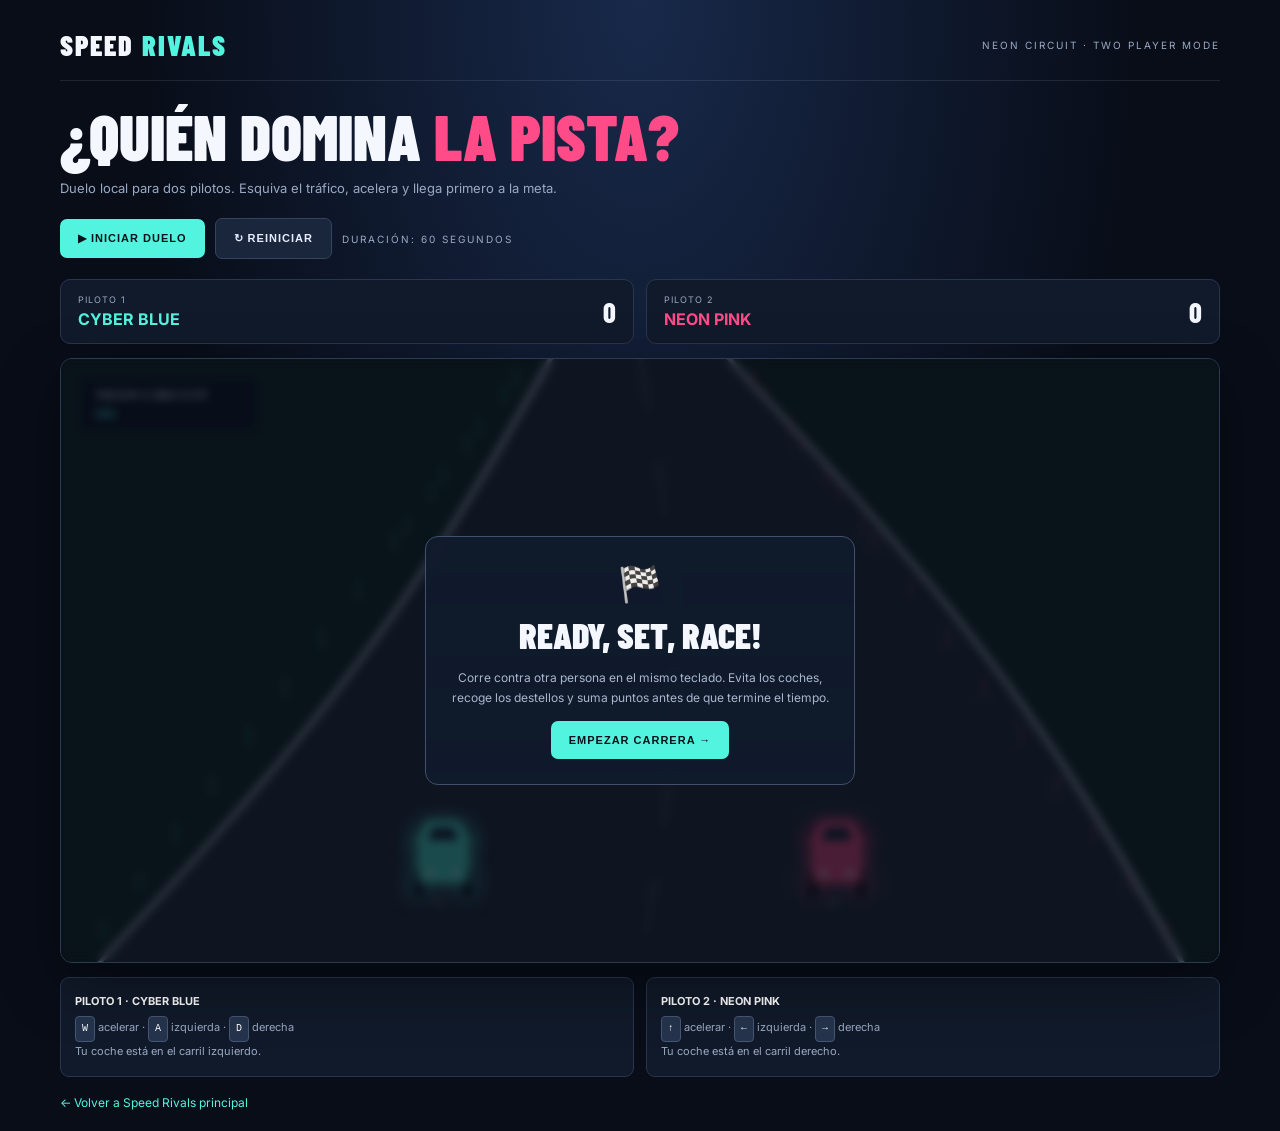
<file: rivals-3d.html>
<!doctype html>
<html lang="es">
<head>
<meta charset="utf-8">
<meta name="viewport" content="width=device-width,initial-scale=1">
<meta name="theme-color" content="#080d18">
<title>Speed Rivals — 3D Duel</title>
<style>
@import url('https://fonts.googleapis.com/css2?family=Barlow+Condensed:wght@600;700;800;900&family=Inter:wght@400;600;800&display=swap');
:root{--cyan:#53f4df;--pink:#ff4c88;--bg:#080d18;--panel:#111a2a;--muted:#9aa9c3}
*{box-sizing:border-box}body{margin:0;background:radial-gradient(ellipse at 50% 0,#18294a 0,transparent 55%),var(--bg);color:#f5f7ff;font-family:Inter,Arial,sans-serif}
main{max-width:1200px;margin:auto;padding:20px}.top{display:flex;align-items:center;justify-content:space-between;gap:12px;flex-wrap:wrap;border-bottom:1px solid #ffffff18;padding:8px 0 18px}.brand{font:900 28px 'Barlow Condensed',sans-serif;letter-spacing:2px}.brand span{color:var(--cyan)}.tag{font-size:10px;letter-spacing:2px;color:var(--muted)}h1{font:900 clamp(36px,6vw,64px)/.9 'Barlow Condensed',sans-serif;margin:26px 0 12px}h1 span{color:var(--pink)}.sub{color:var(--muted);font-size:13px;line-height:1.6}.toolbar{display:flex;gap:10px;align-items:center;flex-wrap:wrap;margin:20px 0}.btn{border:0;border-radius:7px;padding:13px 18px;font-weight:800;font-size:11px;letter-spacing:1px;cursor:pointer;background:var(--cyan);color:#07131b}.btn.secondary{background:#1a263c;border:1px solid #34435e;color:#e7edff}.scores{display:grid;grid-template-columns:1fr 1fr;gap:12px;margin:14px 0}.score{padding:14px 17px;background:var(--panel);border:1px solid #29364e;border-radius:10px;display:flex;align-items:center;justify-content:space-between}.score strong{font:800 28px 'Barlow Condensed',sans-serif}.score small{display:block;color:var(--muted);font-size:9px;letter-spacing:1px;margin-bottom:4px}.cyan{color:var(--cyan)}.pink{color:var(--pink)}.gamebox{position:relative;border:1px solid #2c3a54;border-radius:12px;overflow:hidden;background:#0c1421;box-shadow:0 20px 60px #0006}canvas{display:block;width:100%;height:auto;aspect-ratio:1000/520;touch-action:manipulation}.overlay{position:absolute;inset:0;display:grid;place-items:center;background:#080d18bb;backdrop-filter:blur(4px);padding:16px}.card{max-width:430px;text-align:center;background:#111b2deb;border:1px solid #40506d;border-radius:13px;padding:25px}.card h2{font:900 36px 'Barlow Condensed',sans-serif;margin:8px 0}.card p{color:#aab7cf;font-size:12px;line-height:1.7}.hidden{display:none}.instructions{display:grid;grid-template-columns:1fr 1fr;gap:12px;margin-top:14px}.instruction{padding:14px;background:var(--panel);border:1px solid #29364e;border-radius:9px;color:var(--muted);font-size:11px;line-height:1.8}.instruction b{display:block;color:#fff;margin-bottom:5px}.instruction kbd{display:inline-block;background:#25334c;border:1px solid #455774;border-radius:4px;padding:3px 6px;color:#fff;font-size:10px}.back{display:inline-block;margin-top:18px;color:var(--cyan);font-size:12px;text-decoration:none}@media(max-width:600px){main{padding:12px}.scores,.instructions{grid-template-columns:1fr}.tag{display:none}.card{padding:18px}.card h2{font-size:29px}}
</style>
</head>
<body><main>
<header class="top"><div class="brand">SPEED <span>RIVALS</span></div><div class="tag">NEON CIRCUIT · TWO PLAYER MODE</div></header>
<h1>¿QUIÉN DOMINA <span>LA PISTA?</span></h1><p class="sub">Duelo local para dos pilotos. Esquiva el tráfico, acelera y llega primero a la meta.</p>
<div class="toolbar"><button id="start" class="btn">▶ INICIAR DUELO</button><button id="reset" class="btn secondary">↻ REINICIAR</button><span class="tag">DURACIÓN: 60 SEGUNDOS</span></div>
<div class="scores"><div class="score"><div><small>PILOTO 1</small><b class="cyan">CYBER BLUE</b></div><strong id="s1">0</strong></div><div class="score"><div><small>PILOTO 2</small><b class="pink">NEON PINK</b></div><strong id="s2">0</strong></div></div>
<div class="gamebox"><canvas id="race" width="1000" height="520" aria-label="Carrera arcade para dos jugadores"></canvas><div id="overlay" class="overlay"><div class="card"><div style="font-size:35px">🏁</div><h2>READY, SET, RACE!</h2><p>Corre contra otra persona en el mismo teclado. Evita los coches, recoge los destellos y suma puntos antes de que termine el tiempo.</p><button id="start2" class="btn">EMPEZAR CARRERA →</button></div></div></div>
<div class="instructions"><div class="instruction"><b class="cyan">PILOTO 1 · CYBER BLUE</b><kbd>W</kbd> acelerar · <kbd>A</kbd> izquierda · <kbd>D</kbd> derecha<br>Tu coche está en el carril izquierdo.</div><div class="instruction"><b class="pink">PILOTO 2 · NEON PINK</b><kbd>↑</kbd> acelerar · <kbd>←</kbd> izquierda · <kbd>→</kbd> derecha<br>Tu coche está en el carril derecho.</div></div>
<a class="back" href="index.html">← Volver a Speed Rivals principal</a>
</main>
<script>
(()=> {
const canvas=document.getElementById('race'),c=canvas.getContext('2d'),W=canvas.width,H=canvas.height;
const keys={};let running=false,ended=false,startAt=0,last=0,roadShift=0,spawn=0,traffic=[],sparks=[],timeLeft=60;
const players=[{x:330,y:425,color:'#53f4df',score:0,speed:0,hit:0,keys:['a','d','w'],label:'P1'},{x:670,y:425,color:'#ff4c88',score:0,speed:0,hit:0,keys:['ArrowLeft','ArrowRight','ArrowUp'],label:'P2'}];
const clamp=(n,a,b)=>Math.max(a,Math.min(b,n));
function car(x,y,color,scale=1,glow=true){c.save();c.translate(x,y);c.scale(scale,scale);c.shadowColor=color;c.shadowBlur=glow?18:0;c.fillStyle='#05080e';c.fillRect(-25,-20,9,22);c.fillRect(16,-20,9,22);c.fillRect(-25,16,9,22);c.fillRect(16,16,9,22);c.shadowBlur=glow?14:0;c.fillStyle=color;c.beginPath();c.moveTo(-20,26);c.lineTo(-23,-13);c.lineTo(-13,-27);c.lineTo(13,-27);c.lineTo(23,-13);c.lineTo(20,26);c.closePath();c.fill();c.shadowBlur=0;c.fillStyle='#18283c';c.beginPath();c.moveTo(-13,-10);c.lineTo(-9,-21);c.lineTo(9,-21);c.lineTo(13,-10);c.closePath();c.fill();c.fillStyle='#e8ffff';c.fillRect(-15,17,7,3);c.fillRect(8,17,7,3);c.restore()}
function background(dt){c.fillStyle='#102622';c.fillRect(0,0,W,H);for(let y=0;y<H;y+=1){let p=y/H;let half=80+p*390;let center=W/2+Math.sin((y+roadShift)*.006)*30;let left=center-half;c.fillStyle=(Math.floor((y+roadShift)/36)%2===0)?'#252e3d':'#222a39';c.fillRect(left,y,half*2,2);c.fillStyle='#c6d4e5';c.fillRect(left,y,5,2);c.fillRect(left+half*2-5,y,5,2);if(Math.floor((y+roadShift)/45)%2===0){c.fillStyle='#dce5f522';c.fillRect(center-2,y,4,22)}}roadShift+=dt*.38;for(let i=0;i<18;i++){let y=(i*42+roadShift*1.8)%(H+40)-20;let p=y/H;let x1=W/2-(80+p*390)-25,x2=W/2+(80+p*390)+8;c.fillStyle='#53f4df22';c.fillRect(x1,y,8,18);c.fillStyle='#ff4c8822';c.fillRect(x2,y,8,18)}}
function draw(){background(0);traffic.forEach(t=>car(t.x,t.y,t.color,t.scale,false));sparks.forEach(s=>{c.globalAlpha=Math.max(0,s.life/35);c.fillStyle=s.color;c.fillRect(s.x,s.y,s.size,s.size)});c.globalAlpha=1;players.forEach(p=>car(p.x,p.y,p.color,1,true));c.fillStyle='#080e1ddd';c.fillRect(18,18,150,43);c.fillStyle='#e9f2ff';c.font='800 13px Inter';c.fillText('NEON CIRCUIT',30,35);c.fillStyle='#53f4df';c.fillText(running?Math.ceil(timeLeft)+'s':'60s',30,51);c.fillStyle='#ffffff80';c.font='11px Inter';c.fillText('P1',players[0].x-8,players[0].y+48);c.fillText('P2',players[1].x-8,players[1].y+48)}
function reset(){running=false;ended=false;timeLeft=60;traffic=[];sparks=[];spawn=0;players[0].x=330;players[1].x=670;players.forEach(p=>{p.score=0;p.speed=0;p.hit=0});document.getElementById('s1').textContent='0';document.getElementById('s2').textContent='0';document.getElementById('overlay').classList.remove('hidden');document.querySelector('#overlay h2').textContent='READY, SET, RACE!';document.querySelector('#overlay p').textContent='Corre contra otra persona en el mismo teclado. Evita los coches, recoge los destellos y suma puntos antes de que termine el tiempo.';document.getElementById('start2').textContent='EMPEZAR CARRERA →';draw()}
function start(){if(running)return;reset();running=true;startAt=performance.now();last=startAt;document.getElementById('overlay').classList.add('hidden');requestAnimationFrame(loop)}
function finish(){running=false;ended=true;const winner=players[0].score===players[1].score?'¡EMPATE!':players[0].score>players[1].score?'¡GANA PILOTO 1!':'¡GANA PILOTO 2!';document.querySelector('#overlay h2').textContent=winner;document.querySelector('#overlay p').textContent='Resultado final: Cyber Blue '+players[0].score+' puntos · Neon Pink '+players[1].score+' puntos. ¡Vuelvan a intentarlo!';document.getElementById('start2').textContent='CORRER OTRA VEZ ↻';document.getElementById('overlay').classList.remove('hidden')}
function loop(now){if(!running)return;const dt=Math.min((now-last)/16.67,2);last=now;timeLeft=Math.max(0,60-(now-startAt)/1000);spawn-=dt;if(spawn<=0){let laneX=[240,330,420,580,670,760][Math.floor(Math.random()*6)];traffic.push({x:laneX,y:-55,color:['#ffd166','#a78bfa','#ff884d','#9aa9c3'][Math.floor(Math.random()*4)],scale:.55+Math.random()*.25,speed:2+Math.random()*2});spawn=24+Math.random()*24}
players.forEach((p,i)=>{let [left,right,up]=p.keys;p.speed=keys[up]?Math.min(9,p.speed+.12):Math.max(3,p.speed-.07);if(keys[left])p.x-=4.5*dt;if(keys[right])p.x+=4.5*dt;p.x=clamp(p.x,i===0?190:510,i===0?475:810);p.score+=Math.floor(p.speed*dt*.18);if(p.hit>0)p.hit-=dt;traffic.forEach(t=>{if(Math.abs(t.x-p.x)<34&&Math.abs(t.y-p.y)<42&&p.hit<=0){p.score=Math.max(0,p.score-40);p.hit=45;for(let n=0;n<12;n++)sparks.push({x:p.x,y:p.y,vx:(Math.random()-.5)*7,vy:(Math.random()-.5)*7,life:25,size:2+Math.random()*4,color:p.color})}});document.getElementById('s'+(i+1)).textContent=p.score});
traffic.forEach(t=>t.y+=t.speed*dt*(1+players[0].speed/9));traffic=traffic.filter(t=>t.y<H+70);sparks.forEach(s=>{s.x+=(s.vx||0)*dt;s.y+=(s.vy||0)*dt;s.life-=dt});sparks=sparks.filter(s=>s.life>0);draw();if(timeLeft<=0){finish();return}requestAnimationFrame(loop)}
window.addEventListener('keydown',e=>{if(['ArrowLeft','ArrowRight','ArrowUp',' '].includes(e.key))e.preventDefault();keys[e.key]=true;keys[e.key.toLowerCase()]=true});window.addEventListener('keyup',e=>{keys[e.key]=false;keys[e.key.toLowerCase()]=false});document.getElementById('start').onclick=start;document.getElementById('start2').onclick=start;document.getElementById('reset').onclick=reset;reset();
})();
</script></body></html>
</file>
